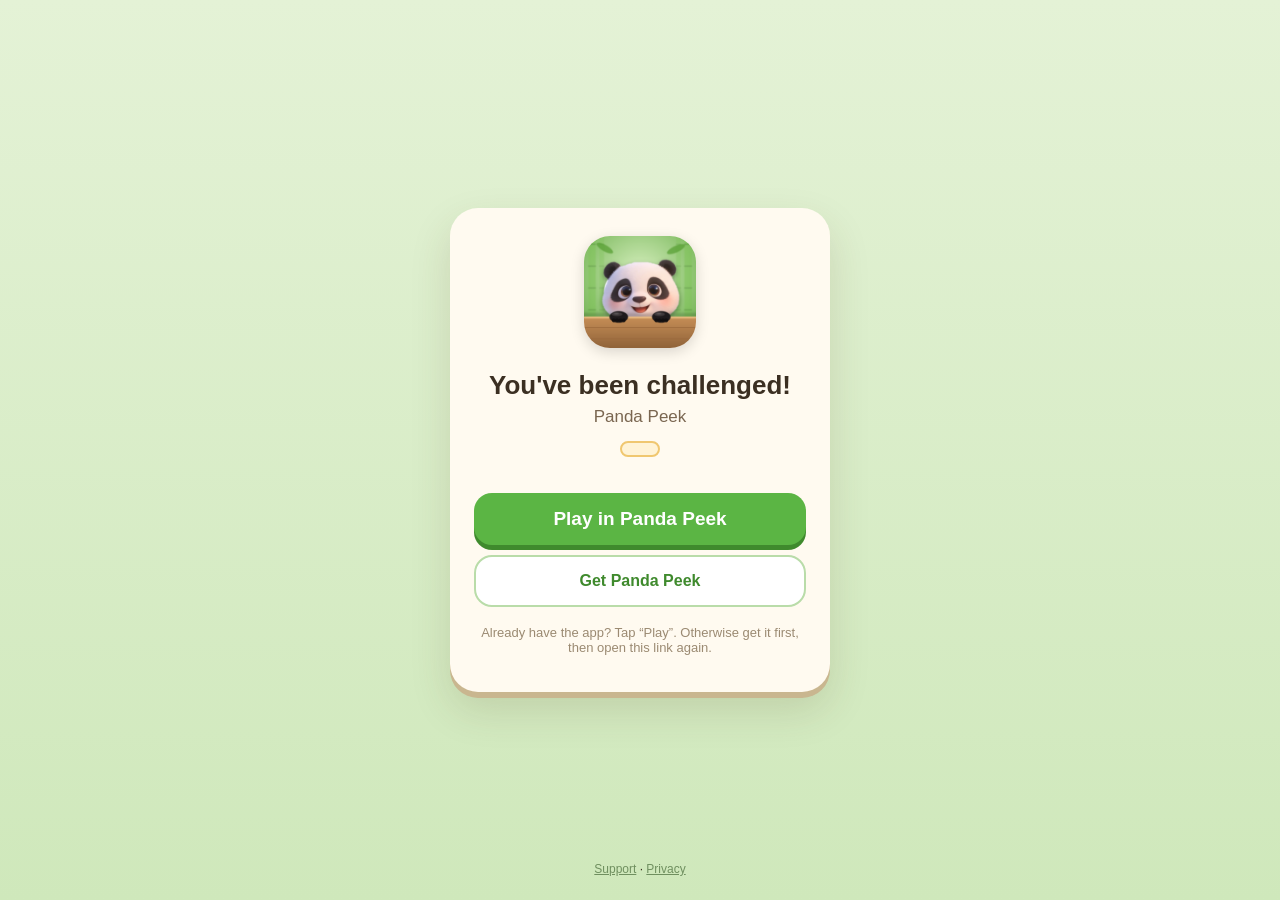
<file: index.html>
<!DOCTYPE html>
<html lang="en">
<head>
<meta charset="utf-8">
<meta name="viewport" content="width=device-width, initial-scale=1, viewport-fit=cover">
<title>Panda Peek – you've been challenged!</title>
<meta name="description" content="Solve the same panda puzzle faster than your friend.">
<meta property="og:title" content="⚔️ Panda Peek challenge">
<meta property="og:description" content="Can you solve this panda puzzle faster than your friend?">
<meta property="og:image" content="https://iristrav.github.io/pandapeek/og.png">
<meta property="og:type" content="website">
<meta name="twitter:card" content="summary_large_image">
<link rel="icon" href="icon.png">
<link rel="apple-touch-icon" href="icon.png">
<style>
  * { box-sizing: border-box; }
  body { margin: 0; min-height: 100vh; font-family: -apple-system, BlinkMacSystemFont, "Segoe UI", Roboto, sans-serif;
         background: linear-gradient(#e4f2d6, #cfe8bb); color: #3b2f22; display: flex; align-items: center; justify-content: center; padding: 24px; }
  .card { background: #fffaf0; border-radius: 28px; padding: 28px 24px 24px; max-width: 380px; width: 100%; text-align: center;
          box-shadow: 0 6px 0 #c9b68f, 0 18px 40px rgba(80, 60, 30, .15); }
  img { width: 112px; height: 112px; border-radius: 26px; box-shadow: 0 4px 14px rgba(0,0,0,.15); }
  h1 { font-size: 26px; margin: 18px 0 6px; }
  .what { font-size: 17px; color: #7a6650; margin: 0 0 14px; }
  .time { display: inline-block; background: #fff3d6; color: #9a5b12; border: 2px solid #f0c770; border-radius: 14px;
          font-size: 28px; font-weight: 800; padding: 6px 18px; margin-bottom: 22px; }
  .btn { display: block; text-decoration: none; font-weight: 800; font-size: 19px; border-radius: 18px; padding: 15px; margin: 10px 0 0; }
  .open { background: #5bb544; color: #fff; box-shadow: 0 5px 0 #3f8a2d; }
  .get { background: #fff; color: #3f8a2d; border: 2px solid #b9dca9; font-size: 16px; }
  .small { font-size: 13px; color: #9b8a72; margin-top: 18px; }
</style>
</head>
<body>
<div class="card">
  <img src="icon.png" alt="Panda Peek">
  <h1 id="title">You've been challenged!</h1>
  <p class="what" id="what">Panda Peek</p>
  <div class="time" id="time" hidden></div>
  <a class="btn open" id="open" href="pandapeek://challenge">Play in Panda Peek</a>
  <a class="btn get" id="get" href="https://apps.apple.com/app/id6834095996">Get Panda Peek</a>
  <p class="small" id="hint">Already have the app? Tap “Play”. Otherwise get it first, then open this link again.</p>
</div>
<p style="position:fixed;bottom:12px;left:0;right:0;text-align:center;font-size:12px"><a href="support.html" style="color:#6f8f5f">Support</a> · <a href="privacy.html" style="color:#6f8f5f">Privacy</a></p>
<script>
(function () {
  var L = {
    en: ["{n} challenges you!", "Level {l}", "the Daily puzzle", "Time to beat", "Play in Panda Peek", "Get Panda Peek", "Already have the app? Tap “Play”. Otherwise get it first, then open this link again.", "You've been challenged!"],
    nl: ["{n} daagt je uit!", "Level {l}", "de dagelijkse puzzel", "Tijd om te verslaan", "Speel in Panda Peek", "Download Panda Peek", "Heb je de app al? Tik op “Speel”. Anders download je hem eerst en open je deze link opnieuw.", "Je bent uitgedaagd!"],
    de: ["{n} fordert dich heraus!", "Level {l}", "das Tagesrätsel", "Zu schlagende Zeit", "In Panda Peek spielen", "Panda Peek holen", "Hast du die App schon? Tippe auf „Spielen“. Sonst lade sie zuerst und öffne diesen Link erneut.", "Du wurdest herausgefordert!"],
    fr: ["{n} te défie !", "Niveau {l}", "le puzzle du jour", "Temps à battre", "Jouer dans Panda Peek", "Obtenir Panda Peek", "Tu as déjà l’app ? Touche « Jouer ». Sinon, installe-la puis rouvre ce lien.", "Tu as été défié !"],
    es: ["¡{n} te reta!", "Nivel {l}", "el puzle diario", "Tiempo a superar", "Jugar en Panda Peek", "Descargar Panda Peek", "¿Ya tienes la app? Toca «Jugar». Si no, descárgala y vuelve a abrir este enlace.", "¡Te han retado!"],
    pt: ["{n} te desafiou!", "Nível {l}", "o quebra-cabeça diário", "Tempo a bater", "Jogar no Panda Peek", "Baixar Panda Peek", "Já tem o app? Toque em “Jogar”. Senão, baixe-o e abra este link de novo.", "Você foi desafiado!"],
    it: ["{n} ti sfida!", "Livello {l}", "il puzzle del giorno", "Tempo da battere", "Gioca su Panda Peek", "Scarica Panda Peek", "Hai già l’app? Tocca “Gioca”. Altrimenti scaricala e riapri questo link.", "Sei stato sfidato!"],
    pl: ["{n} rzuca Ci wyzwanie!", "Poziom {l}", "codzienną łamigłówkę", "Czas do pobicia", "Graj w Panda Peek", "Pobierz Panda Peek", "Masz już aplikację? Stuknij „Graj”. Jeśli nie, pobierz ją i otwórz ten link ponownie.", "Masz wyzwanie!"],
    tr: ["{n} sana meydan okuyor!", "Seviye {l}", "günlük bulmaca", "Geçilecek süre", "Panda Peek'te oyna", "Panda Peek'i indir", "Uygulama sende var mı? “Oyna”ya dokun. Yoksa önce indir, sonra bu bağlantıyı tekrar aç.", "Sana meydan okundu!"],
    ru: ["{n} бросает тебе вызов!", "Уровень {l}", "ежедневная головоломка", "Время, которое нужно побить", "Играть в Panda Peek", "Скачать Panda Peek", "Приложение уже есть? Нажми «Играть». Если нет — скачай его и открой ссылку снова.", "Тебе бросили вызов!"],
    ja: ["{n}からの挑戦！", "レベル{l}", "デイリーパズル", "このタイムに勝とう", "Panda Peekでプレイ", "Panda Peekを入手", "アプリをお持ちなら「プレイ」をタップ。まだなら入手してから、このリンクをもう一度開いてください。", "挑戦状が届きました！"],
    ko: ["{n}님의 도전장!", "레벨 {l}", "오늘의 퍼즐", "이겨야 할 기록", "Panda Peek에서 플레이", "Panda Peek 받기", "앱이 있다면 “플레이”를 누르세요. 없다면 먼저 받은 뒤 이 링크를 다시 여세요.", "도전장이 도착했어요!"],
    zh: ["{n}向你发起挑战！", "第{l}关", "每日谜题", "要打败的时间", "在 Panda Peek 中玩", "获取 Panda Peek", "已经有应用了？点“玩”。没有的话先下载，再重新打开这个链接。", "你收到了挑战！"]
  };
  var lang = (navigator.language || 'en').slice(0, 2).toLowerCase();
  var T = L[lang] || L.en;
  document.documentElement.lang = L[lang] ? lang : 'en';

  var q = new URLSearchParams(location.search);
  var l = parseInt(q.get('l'), 10) || 0, d = parseInt(q.get('d'), 10) || 0, t = parseInt(q.get('t'), 10) || 0;
  var n = (q.get('n') || '').replace(/[<>]/g, '').trim().slice(0, 16);

  function fmt(tenths) { var s = tenths / 10, m = Math.floor(s / 60), r = (s - m * 60).toFixed(1); return m + ':' + (r < 10 ? '0' : '') + r; }
  function set(id, text) { document.getElementById(id).textContent = text; }

  set('title', n ? T[0].replace('{n}', n) : T[7]);
  set('open', T[4]); set('get', T[5]); set('hint', T[6]);
  if (d) set('what', T[2]); else if (l) set('what', T[1].replace('{l}', l));
  if (t > 0) { var el = document.getElementById('time'); el.textContent = '⏱ ' + fmt(t); el.title = T[3]; el.hidden = false; }

  var params = [];
  if (d) params.push('d=' + d); else if (l) params.push('l=' + l);
  if (t > 0) params.push('t=' + t);
  if (n) params.push('n=' + encodeURIComponent(n));
  var appUrl = 'pandapeek://challenge' + (params.length ? '?' + params.join('&') : '');
  document.getElementById('open').href = appUrl;

})();
</script>
</body>
</html>
</file>
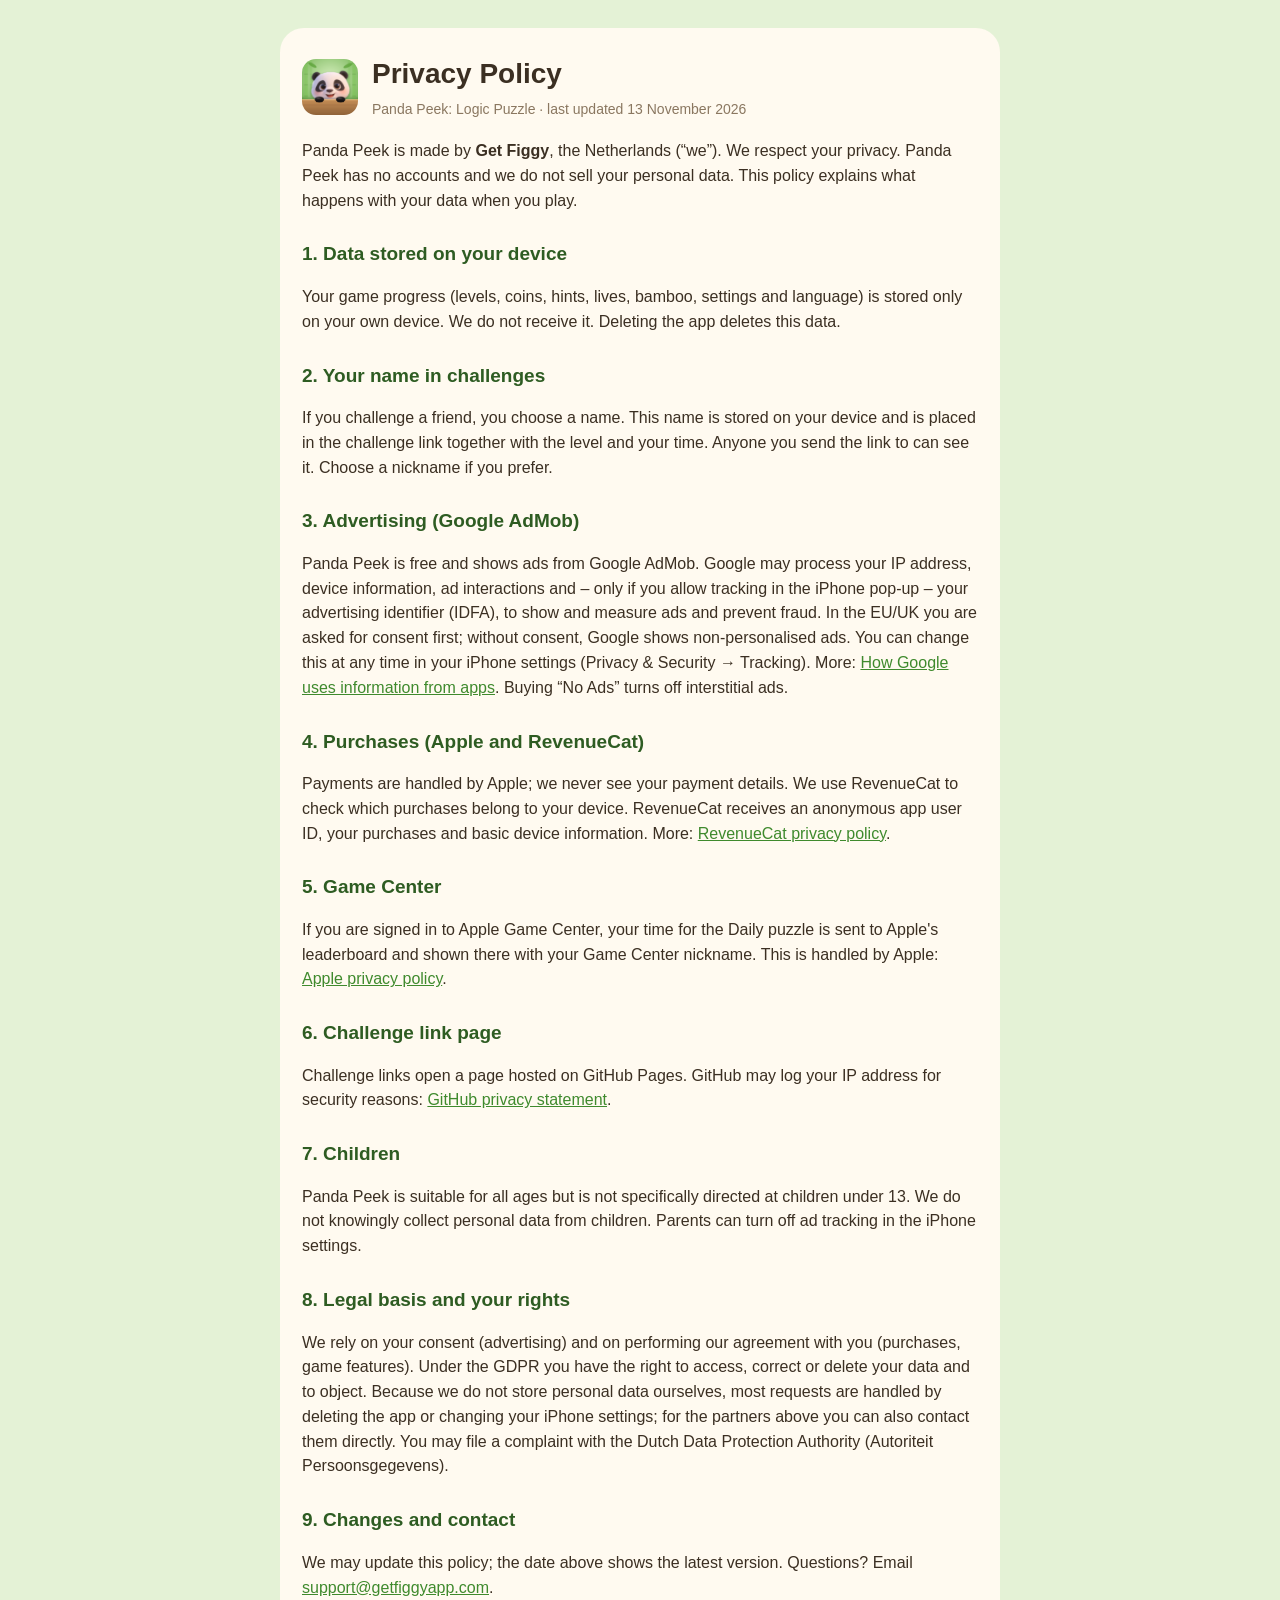
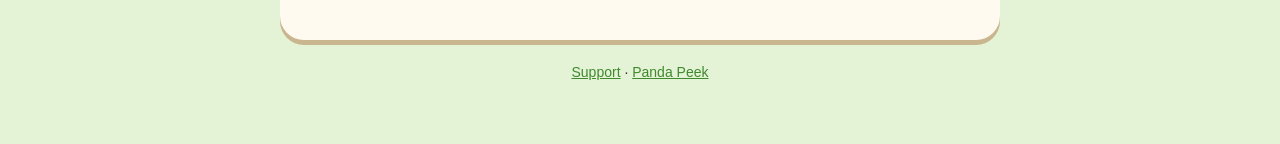
<file: privacy.html>
<!DOCTYPE html>
<html lang="en"><head><meta charset="utf-8"><meta name="viewport" content="width=device-width, initial-scale=1">
<title>Panda Peek – Privacy Policy</title><link rel="icon" href="icon.png"><link rel="stylesheet" href="style.css"></head>
<body><main><div class="card">
<div class="top"><img src="icon.png" alt=""><div><h1>Privacy Policy</h1><div class="muted">Panda Peek: Logic Puzzle · last updated 13 November 2026</div></div></div>

<p>Panda Peek is made by <b>Get Figgy</b>, the Netherlands (“we”). We respect your privacy. Panda Peek has no accounts and we do not sell your personal data. This policy explains what happens with your data when you play.</p>

<h2>1. Data stored on your device</h2>
<p>Your game progress (levels, coins, hints, lives, bamboo, settings and language) is stored only on your own device. We do not receive it. Deleting the app deletes this data.</p>

<h2>2. Your name in challenges</h2>
<p>If you challenge a friend, you choose a name. This name is stored on your device and is placed in the challenge link together with the level and your time. Anyone you send the link to can see it. Choose a nickname if you prefer.</p>

<h2>3. Advertising (Google AdMob)</h2>
<p>Panda Peek is free and shows ads from Google AdMob. Google may process your IP address, device information, ad interactions and – only if you allow tracking in the iPhone pop-up – your advertising identifier (IDFA), to show and measure ads and prevent fraud. In the EU/UK you are asked for consent first; without consent, Google shows non-personalised ads. You can change this at any time in your iPhone settings (Privacy &amp; Security → Tracking). More: <a href="https://policies.google.com/technologies/partner-sites">How Google uses information from apps</a>. Buying “No Ads” turns off interstitial ads.</p>

<h2>4. Purchases (Apple and RevenueCat)</h2>
<p>Payments are handled by Apple; we never see your payment details. We use RevenueCat to check which purchases belong to your device. RevenueCat receives an anonymous app user ID, your purchases and basic device information. More: <a href="https://www.revenuecat.com/privacy">RevenueCat privacy policy</a>.</p>

<h2>5. Game Center</h2>
<p>If you are signed in to Apple Game Center, your time for the Daily puzzle is sent to Apple's leaderboard and shown there with your Game Center nickname. This is handled by Apple: <a href="https://www.apple.com/legal/privacy/">Apple privacy policy</a>.</p>

<h2>6. Challenge link page</h2>
<p>Challenge links open a page hosted on GitHub Pages. GitHub may log your IP address for security reasons: <a href="https://docs.github.com/en/site-policy/privacy-policies/github-general-privacy-statement">GitHub privacy statement</a>.</p>

<h2>7. Children</h2>
<p>Panda Peek is suitable for all ages but is not specifically directed at children under 13. We do not knowingly collect personal data from children. Parents can turn off ad tracking in the iPhone settings.</p>

<h2>8. Legal basis and your rights</h2>
<p>We rely on your consent (advertising) and on performing our agreement with you (purchases, game features). Under the GDPR you have the right to access, correct or delete your data and to object. Because we do not store personal data ourselves, most requests are handled by deleting the app or changing your iPhone settings; for the partners above you can also contact them directly. You may file a complaint with the Dutch Data Protection Authority (Autoriteit Persoonsgegevens).</p>

<h2>9. Changes and contact</h2>
<p>We may update this policy; the date above shows the latest version. Questions? Email <a href="mailto:support@getfiggyapp.com">support@getfiggyapp.com</a>.</p>
</div>
<footer><a href="support.html">Support</a> · <a href="./">Panda Peek</a></footer></main></body></html>
</file>
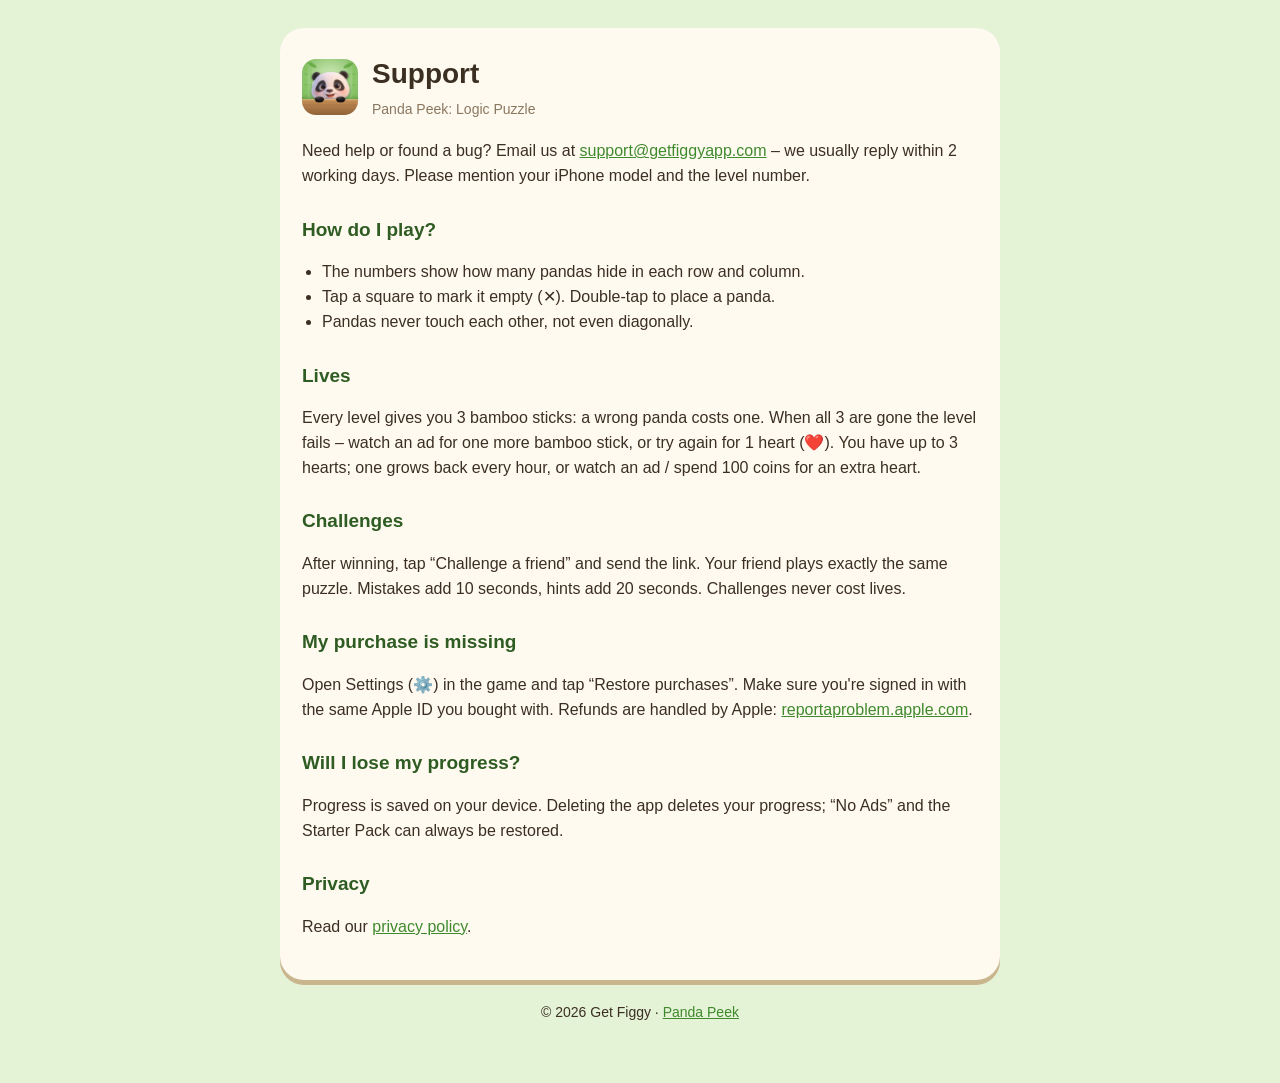
<file: support.html>
<!DOCTYPE html>
<html lang="en"><head><meta charset="utf-8"><meta name="viewport" content="width=device-width, initial-scale=1">
<title>Panda Peek – Support</title><link rel="icon" href="icon.png"><link rel="stylesheet" href="style.css"></head>
<body><main><div class="card">
<div class="top"><img src="icon.png" alt=""><div><h1>Support</h1><div class="muted">Panda Peek: Logic Puzzle</div></div></div>

<p>Need help or found a bug? Email us at <a href="mailto:support@getfiggyapp.com">support@getfiggyapp.com</a> – we usually reply within 2 working days. Please mention your iPhone model and the level number.</p>

<h2>How do I play?</h2>
<ul><li>The numbers show how many pandas hide in each row and column.</li>
<li>Tap a square to mark it empty (✕). Double-tap to place a panda.</li>
<li>Pandas never touch each other, not even diagonally.</li></ul>

<h2>Lives</h2>
<p>Every level gives you 3 bamboo sticks: a wrong panda costs one. When all 3 are gone the level fails – watch an ad for one more bamboo stick, or try again for 1 heart (❤️). You have up to 3 hearts; one grows back every hour, or watch an ad / spend 100 coins for an extra heart.</p>

<h2>Challenges</h2>
<p>After winning, tap “Challenge a friend” and send the link. Your friend plays exactly the same puzzle. Mistakes add 10 seconds, hints add 20 seconds. Challenges never cost lives.</p>

<h2>My purchase is missing</h2>
<p>Open Settings (⚙️) in the game and tap “Restore purchases”. Make sure you're signed in with the same Apple ID you bought with. Refunds are handled by Apple: <a href="https://reportaproblem.apple.com">reportaproblem.apple.com</a>.</p>

<h2>Will I lose my progress?</h2>
<p>Progress is saved on your device. Deleting the app deletes your progress; “No Ads” and the Starter Pack can always be restored.</p>

<h2>Privacy</h2>
<p>Read our <a href="privacy.html">privacy policy</a>.</p>
</div>
<footer>© 2026 Get Figgy · <a href="./">Panda Peek</a></footer></main></body></html>
</file>
<file: style.css>
body{margin:0;font-family:-apple-system,BlinkMacSystemFont,"Segoe UI",Roboto,sans-serif;background:#e4f2d6;color:#3b2f22;line-height:1.55}
main{max-width:720px;margin:0 auto;padding:28px 20px 60px}
.card{background:#fffaf0;border-radius:24px;padding:24px 22px;box-shadow:0 5px 0 #c9b68f}
h1{font-size:28px;margin:0 0 4px}h2{font-size:19px;margin:26px 0 6px;color:#2e5c22}
.top{display:flex;align-items:center;gap:14px;margin-bottom:18px}.top img{width:56px;height:56px;border-radius:14px}
.muted{color:#8a7760;font-size:14px}a{color:#3f8a2d}ul{padding-left:20px}
footer{text-align:center;margin-top:22px;font-size:14px}
</file>
